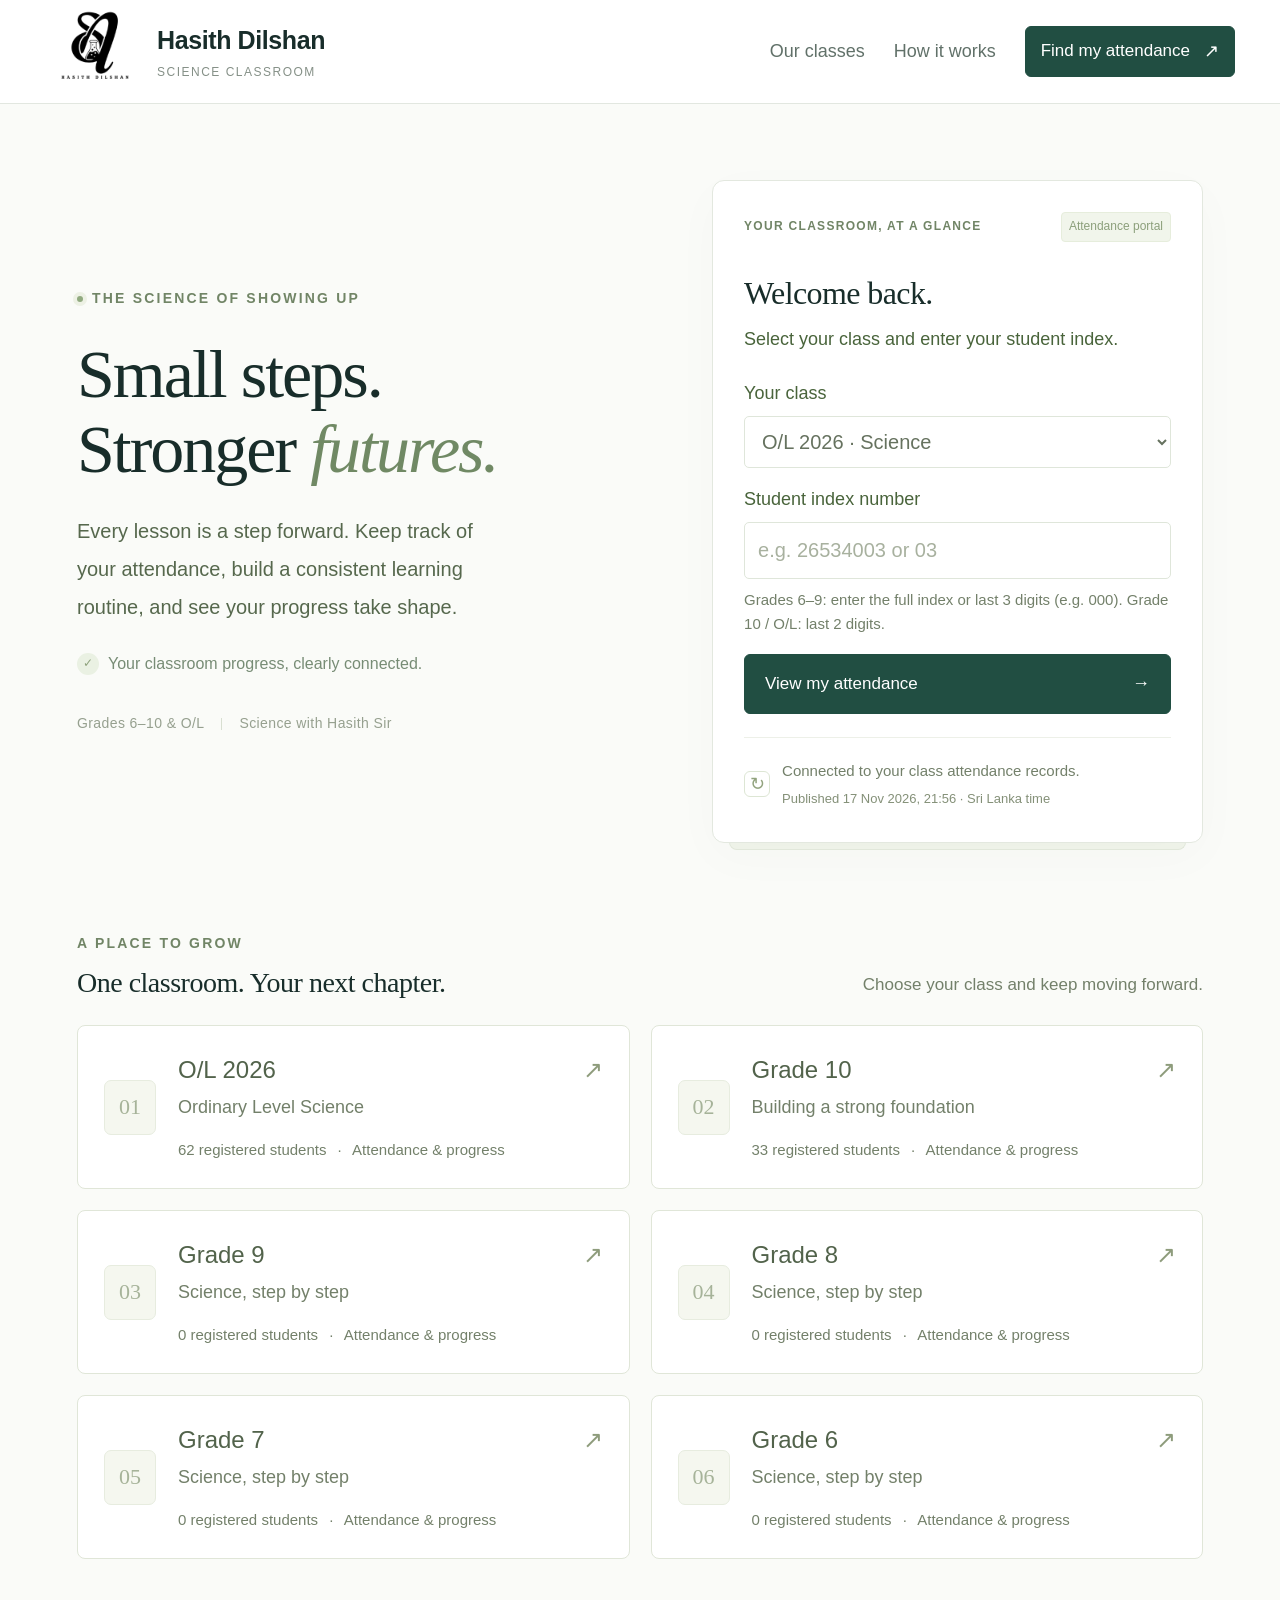
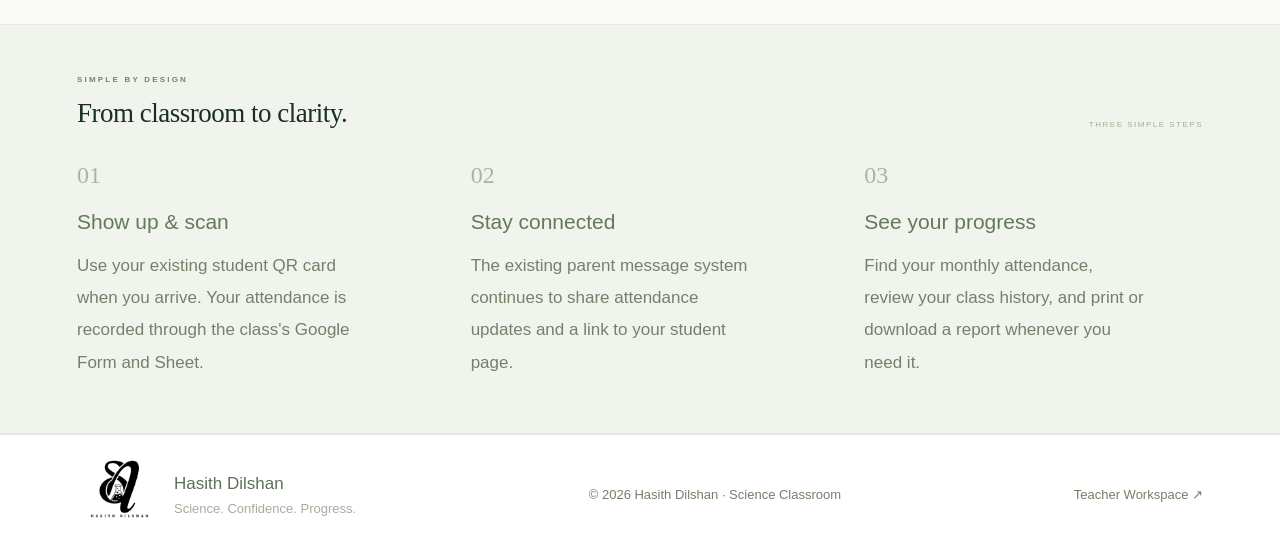
<file: index.html>
<!doctype html>
<html lang="en">
<head>
<meta charset="utf-8"><meta name="viewport" content="width=device-width,initial-scale=1">
<meta name="description" content="Hasith Dilshan Science Classroom. Check your class attendance, explore your monthly progress and download your attendance report.">
<meta name="theme-color" content="#173f39"><meta name="robots" content="noindex,nofollow">
<title>Hasith Dilshan | Science Classroom</title>
<link rel="icon" type="image/png" href="[data-uri]"><link rel="shortcut icon" href="favicon.png?v=3.2"><link rel="stylesheet" href="styles.css?v=3.2">
<script defer src="connection.js"></script><script defer src="config.js"></script><script defer src="data.js"></script><script defer src="grade10.js"></script><link rel="stylesheet" href="fees.css?v=3.6"><script defer src="fees.js?v=3.6"></script><script defer src="app.js?v=3.6"></script>
<style id="large-print-v32">/* v3.2 classroom large-text mode */
body{font-size:18px}.header-inner .brand img{width:130px;height:100px;object-fit:contain;margin:-10px -15px}.brand{font-size:25px}.brand small{font-size:12px}.hero-description{font-size:20px;color:#56684d}.hero-note{font-size:16px}.hero-bottom{font-size:14px}.eyebrow{font-size:14px}.lookup-card label,.lookup-card>p{font-size:18px;color:#49643b}.lookup-card input,.lookup-card select{font-size:20px;min-height:52px}.field-hint,.lookup-foot{font-size:15px}.lookup-foot small{font-size:13px}.tiny-label,.pill{font-size:12px}.button,.button.compact{font-size:17px;min-height:45px}.header-inner nav{font-size:18px}.class-card h3{font-size:24px}.class-card p{font-size:18px}.class-card small{font-size:15px}.section-intro>p{font-size:17px}.steps h3{font-size:21px}.steps p{font-size:17px}.report-heading h1{font-size:42px}.report-subtitle{font-size:18px}.index-label{font-size:16px}.metric>div>span{font-size:18px}.metric strong{font-size:33px}.panel-head h2{font-size:24px}.panel-head p{font-size:17px}.chart-key,.chart-foot{font-size:15px}.attendance-card p{font-size:17px}.filters select,.filters .button{font-size:16px}.month-summary{font-size:17px}th{font-size:17px}td{font-size:18px}.status{font-size:15px}.history-bottom,.calculation-note{font-size:15px}.help-box h3{font-size:21px}.help-box p{font-size:17px}.help-box>span{font-size:16px}.footer-brand img{width:105px;height:85px;object-fit:contain;margin:-10px}.footer p,.footer-tag,.footer-brand small{font-size:13px}
@media(max-width:1000px){.hero{gap:25px}.hero-description{font-size:18px}.hero-bottom{font-size:13px}.hero{grid-template-columns:1fr 1.1fr}}
@media(max-width:700px){.hero{grid-template-columns:1fr}.brand{font-size:19px}.brand small{font-size:9px}.header-inner .brand img{width:100px;height:90px;margin:-8px -12px}.header-inner nav .button{font-size:13px}.hero-description{font-size:18px}.hero .eyebrow{font-size:12px}.hero-note{font-size:16px}.hero-bottom{font-size:12px}.lookup-card label,.lookup-card>p{font-size:18px}.lookup-card input,.lookup-card select{font-size:20px}.field-hint,.lookup-foot{font-size:15px}.tiny-label,.pill{font-size:11px}.class-card p{font-size:17px}.class-card small{font-size:14px}.steps p{font-size:17px}.report-subtitle{font-size:17px}.metric>div>span{font-size:15px}.panel-head h2{font-size:21px}.panel-head p{font-size:16px}.history-bottom{font-size:13px}.table-scroll table{min-width:650px}.class-card small{line-height:1.8}}
</style></head>
<body>
<a href="#main" class="skip">Skip to content</a>
<header class="site-header"><div class="header-inner"><a class="brand" href="./" aria-label="Hasith Dilshan Science Classroom home"><img src="[data-uri]" width="66" height="66" alt="Hasith Dilshan logo"><span>Hasith Dilshan<small>SCIENCE CLASSROOM</small></span></a><nav aria-label="Main navigation"><a href="#classes">Our classes</a><a href="#how">How it works</a><button class="button compact" id="navLookup">Find my attendance <span aria-hidden="true">↗</span></button></nav></div></header>
<main id="main">
<section id="landing">
<div class="hero wrap"><div class="hero-copy"><p class="eyebrow"><span class="live-dot"></span> THE SCIENCE OF SHOWING UP</p><h1>Small steps.<br>Stronger <em>futures.</em></h1><p class="hero-description">Every lesson is a step forward. Keep track of your attendance, build a consistent learning routine, and see your progress take shape.</p><div class="hero-note"><span class="note-icon">✓</span><span>Your classroom progress, clearly connected.</span></div><div class="hero-bottom"><span>Grades 6–10 & O/L</span><span class="divider"></span><span>Science with Hasith Sir</span></div></div>
<div class="lookup-card" id="lookup"><div class="card-top"><span class="tiny-label">YOUR CLASSROOM, AT A GLANCE</span><span class="pill">Attendance portal</span></div><h2>Welcome back.</h2><p>Select your class and enter your student index.</p><form id="lookupForm"><label for="classInput">Your class</label><select id="classInput"></select><label for="indexInput">Student index number</label><input id="indexInput" inputmode="numeric" autocomplete="off" pattern="[0-9]+" maxlength="20" placeholder="e.g. 26534003 or 03" required><p class="field-hint">Grades 6–9: enter the full index or last 3 digits (e.g. 000). Grade 10 / O/L: last 2 digits.</p><button class="button wide" type="submit">View my attendance <span aria-hidden="true">→</span></button><div role="alert" id="lookupError" class="error" hidden></div></form><div class="lookup-foot"><span class="outline-icon">↻</span><span>Connected to your class attendance records.<br><small id="landingUpdated">Loading published records…</small></span></div></div></div>
<section id="classes" class="wrap class-section"><div class="section-intro"><div><p class="eyebrow">A PLACE TO GROW</p><h2>One classroom. Your next chapter.</h2></div><p>Choose your class and keep moving forward.</p></div><div id="classCards" class="class-cards"></div></section>
<section class="how-section" id="how"><div class="wrap"><div class="section-intro"><div><p class="eyebrow">SIMPLE BY DESIGN</p><h2>From classroom to clarity.</h2></div><span class="mini-label">THREE SIMPLE STEPS</span></div><div class="steps"><article><span>01</span><h3>Show up & scan</h3><p>Use your existing student QR card when you arrive. Your attendance is recorded through the class's Google Form and Sheet.</p></article><article><span>02</span><h3>Stay connected</h3><p>The existing parent message system continues to share attendance updates and a link to your student page.</p></article><article><span>03</span><h3>See your progress</h3><p>Find your monthly attendance, review your class history, and print or download a report whenever you need it.</p></article></div></div></section>
</section>
<section id="report" class="wrap report-view" hidden aria-live="polite">
<div class="report-nav no-print"><button class="text-button" id="backButton">← Back to classroom</button><div><button class="button secondary compact" id="refreshButton">↻ Refresh</button><button class="button secondary compact" id="copyButton">Copy report link</button><button class="button compact" id="printButton">Print / Save PDF</button></div></div>
<div class="report-heading"><div><p class="eyebrow" id="reportClass"></p><h1 id="studentName"></h1><p class="report-subtitle">Every class counts. Here is your learning journey.</p></div><span class="index-label" id="studentIndex"></span></div>
<div class="report-summary"><article class="attendance-card"><div class="summary-top"><span class="tiny-label">OVERALL ATTENDANCE</span><span id="attendanceBadge" class="pill"></span></div><div class="percentage" id="overallPct"></div><div class="progress-track"><span id="progressFill"></span></div><p id="attendanceCaption"></p></article><div class="metric-group"><article class="metric"><span class="metric-icon green">✓</span><div><span>Classes attended</span><strong id="presentTotal"></strong></div></article><article class="metric"><span class="metric-icon amber">−</span><div><span>Classes missed</span><strong id="absentTotal"></strong></div></article><article class="metric"><span class="metric-icon gray">◷</span><div><span>Not marked</span><strong id="unmarkedTotal"></strong></div></article></div></div>
<div class="report-columns"><section class="panel trend"><div class="panel-head"><div><h2>Consistency, month by month.</h2><p>Attendance across your recorded classes.</p></div><span class="chart-key"><i></i> Attendance</span></div><div id="chart" class="chart" role="img" aria-label="Monthly attendance percentages"></div><p class="chart-foot">Present and late arrivals count as attended.</p></section><section class="panel milestone"><p class="eyebrow">YOUR NEXT MILESTONE</p><div class="milestone-icon">✦</div><h2 id="milestoneTitle"></h2><div id="countdown" class="countdown"></div><p id="examDate"></p><p class="milestone-note">A little effort, every day.<br>You've got this.</p></section></div>
<section class="panel fee-panel"><div class="panel-head"><div><h2>Class fees, month by month.</h2><p>Your teacher’s published payment record.</p></div><label class="no-print">Year <select id="feeYear" aria-label="Fee chart year"></select></label></div><div id="parentFeeChart" class="fee-chart"></div></section><section class="panel history-panel"><div class="panel-head"><div><h2>Your attendance history</h2><p>Clear records. A clearer way forward.</p></div><div class="filters no-print"><label class="sr-only" for="monthFilter">Filter by month</label><select id="monthFilter"><option value="all">All months</option></select><label class="sr-only" for="statusFilter">Filter by attendance status</label><select id="statusFilter"><option value="all">All statuses</option><option value="P">Present</option><option value="L">Late</option><option value="A">Absent</option><option value="N">Not marked</option></select><button class="button secondary compact" id="csvButton">Download CSV</button></div></div><div class="month-summary" id="monthSummary"></div><div class="table-scroll"><table><thead><tr><th>Class date</th><th>Attendance</th><th>Lesson / note</th></tr></thead><tbody id="historyBody"></tbody></table></div><div id="historyEmpty" class="empty" hidden><span>◷</span><h3>No records to display</h3><p>Attendance will appear here after it is recorded and published.</p></div><div class="history-bottom"><span id="historyCount"></span><span id="reportUpdated"></span></div></section>
<section class="panel" id="publicResources" hidden><div class="panel-head"><div><h2>Class notes & resources</h2><p>Study materials shared by Hasith Sir.</p></div></div><div id="resourceList" style="padding:0 24px 24px"></div></section><p class="calculation-note" id="calculationNote"></p><div class="help-box no-print"><div><h3>Something doesn't look right?</h3><p>Contact Hasith Sir with your index number and the class date so your record can be reviewed.</p></div><span>We're here to help. ↗</span></div>
</section>
</main>
<footer class="footer"><div class="wrap"><div class="footer-brand"><img src="[data-uri]" width="60" height="60" alt=""><div>Hasith Dilshan<small>Science. Confidence. Progress.</small></div></div><p>© <span id="year"></span> Hasith Dilshan · Science Classroom</p><a class="footer-tag" href="teacher.html">Teacher Workspace ↗</a></div></footer>
<div id="toast" role="status" class="toast" hidden></div>
</body></html>
</file>
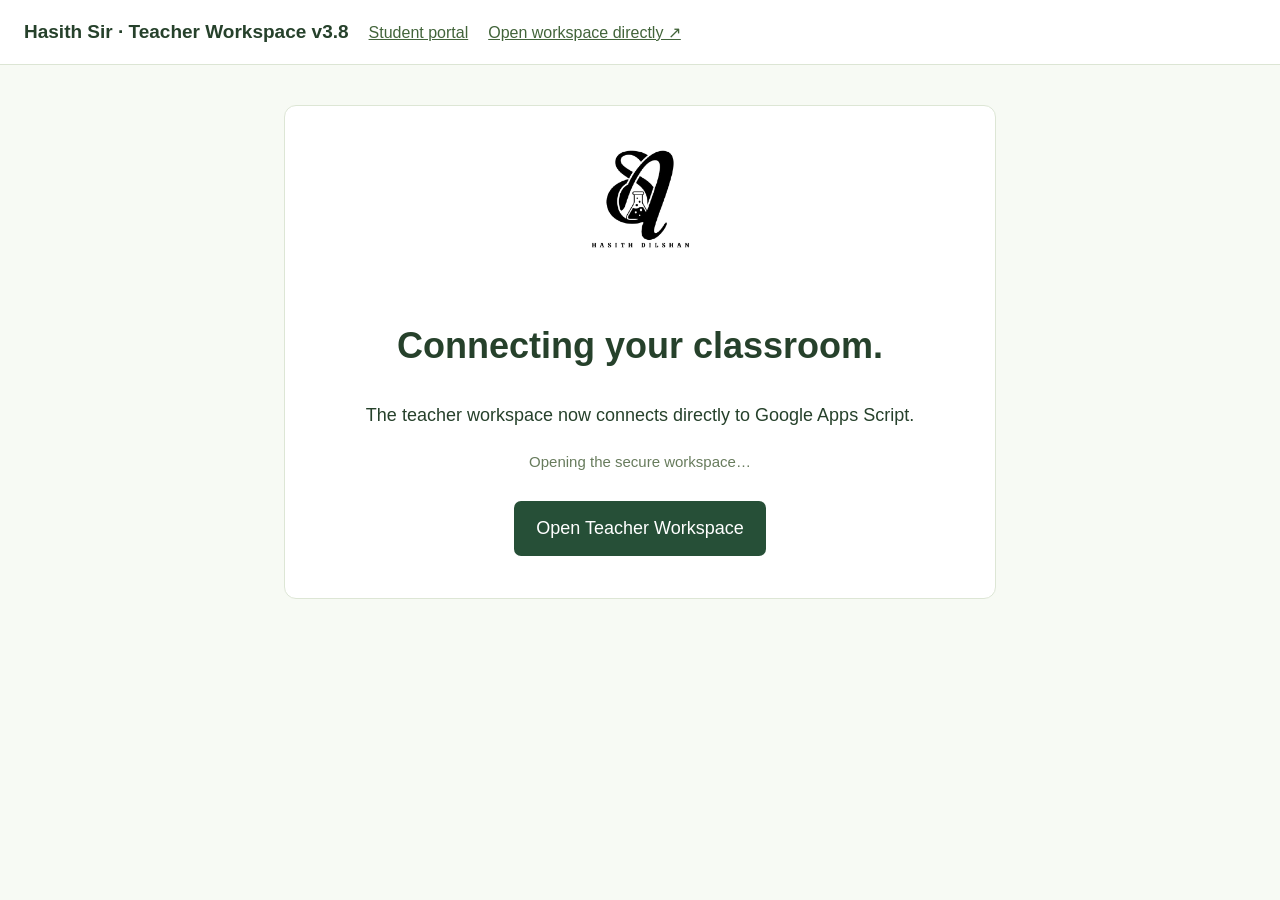
<file: teacher.html>
<!doctype html><html lang="en"><head><meta charset="utf-8"><meta name="viewport" content="width=device-width,initial-scale=1"><meta name="robots" content="noindex,nofollow"><title>Teacher Workspace | Hasith Sir</title><script src="connection.js?v=3.8"></script><style>body{margin:0;font:18px/1.7 Arial,sans-serif;background:#f7faf4;color:#26412b}.bar{padding:16px 24px;background:white;border-bottom:1px solid #dce5d4;display:flex;align-items:center;gap:20px;flex-wrap:wrap}.bar a{color:#42643a;font-size:16px}.bar strong{font-size:19px}#host{width:100%;height:calc(100dvh - 85px);border:0;background:#f7faf4}.fallback{padding:30px;text-align:center;max-width:650px;margin:40px auto;background:white;border:1px solid #dde6d5;border-radius:12px}.fallback img{width:155px;height:145px;object-fit:contain}.button{display:inline-block;background:#264f37;color:white!important;padding:12px 22px;border-radius:7px;text-decoration:none;margin:12px}.hint{font-size:15px;color:#687c5d}#help{display:none}</style></head><body><header class="bar"><strong>Hasith Sir · Teacher Workspace v3.8</strong><a href="index.html">Student portal</a><a id="openDirect" target="_blank" rel="noreferrer">Open workspace directly ↗</a></header><div class="fallback" id="launch"><img src="[data-uri]" alt="Hasith Dilshan"><h1>Connecting your classroom.</h1><p>The teacher workspace now connects directly to Google Apps Script.</p><p class="hint" id="status">Opening the secure workspace…</p><a class="button" id="directButton" target="_blank" rel="noreferrer">Open Teacher Workspace</a><p class="hint" id="help">If the workspace is blank or blocked, open it directly above. Deploy the latest Code.gs as a New version first.</p></div><iframe id="host" title="Private Teacher Workspace" hidden allow="clipboard-write"></iframe><script>(function(){var api=window.TEACHER_CONNECTION&&window.TEACHER_CONNECTION.apiUrl;if(!/^https:\/\/script.google.com\/macros\/s\/[\w-]+\/exec$/.test(api||'')){document.getElementById('status').textContent='Set the Apps Script /exec URL in connection.js.';return;}var url=api+'?view=teacher';['openDirect','directButton'].forEach(function(id){document.getElementById(id).href=url;});var host=document.getElementById('host');host.src=url;var ready=false;window.addEventListener('message',function(e){if(e.data&&e.data.type==='HASITH_WORKSPACE_READY'&&e.data.version==='3.8'&&(e.origin==='null'||/^https:\/\/(?:script\.google\.com|[a-z0-9-]+\.googleusercontent\.com)$/.test(e.origin))){ready=true;host.hidden=false;document.getElementById('launch').style.display='none';}});setTimeout(function(){if(!ready){document.getElementById('status').textContent='The v3.8 workspace has not answered yet. Deploy the updated Code.gs as a New version, or open the workspace directly.';document.getElementById('help').style.display='block';}},25000);setTimeout(function(){document.getElementById('help').style.display='block';},12000);host.onerror=function(){host.hidden=true;document.getElementById('launch').style.display='block';document.getElementById('help').style.display='block';};})();</script></body></html>
</file>
<file: styles.css>
:root{--ink:#182d2a;--muted:#72807c;--green:#214e42;--paper:#fafbf8;--line:#e2e7e0;--serif:Georgia,'Times New Roman',serif}*{box-sizing:border-box}html{scroll-behavior:smooth}body{margin:0;background:var(--paper);color:var(--ink);font:14px/1.65 Arial,sans-serif}button,input,select{font:inherit}button,a{-webkit-tap-highlight-color:transparent}button{cursor:pointer}a{color:inherit;text-decoration:none}h1,h2,h3,p{margin:0}button:focus-visible,a:focus-visible{outline:3px solid #9cbfa6;outline-offset:4px}input:focus,select:focus{outline:2px solid #b3ccb9;border-color:#718f78}button{color:inherit}button:disabled{opacity:.5}img{max-width:100%;object-fit:contain}[hidden]{display:none!important}.wrap{max-width:1190px;margin:0 auto;padding-left:32px;padding-right:32px}.site-header{height:104px;background:#fff;border-bottom:1px solid var(--line)}.header-inner{max-width:1254px;margin:auto;padding:0 32px;height:100%;display:flex;align-items:center;justify-content:space-between;gap:25px}.brand{display:flex;align-items:center;gap:12px;font-size:20px;font-weight:600;letter-spacing:-.4px}.brand img{width:70px;height:70px;background:#fff}.brand small{display:block;font-size:8px;letter-spacing:2.3px;font-weight:500;color:#859087;margin-top:2px}.header-inner nav{display:flex;align-items:center;gap:29px;font-size:12px;color:#617169}.button{display:inline-flex;align-items:center;justify-content:center;gap:14px;background:var(--green);border:1px solid var(--green);color:#fff;border-radius:6px;padding:14px 20px;font-size:12px;font-weight:500;min-height:44px;transition:background .2s}.button:hover{background:#163d31}.button span{font-size:18px}.button.compact{min-height:38px;padding:10px 15px;font-size:11px}.button.secondary{background:#fff;border-color:#d9e1d8;color:#5f7165}.button.secondary:hover{background:#f1f5ee}.button.wide{width:100%;justify-content:space-between;margin-top:12px}.hero{display:grid;grid-template-columns:1.1fr 1fr;gap:95px;padding-top:76px;padding-bottom:68px;align-items:center}.eyebrow{font-size:9px;letter-spacing:2.2px;font-weight:600;color:#758d7b;display:flex;align-items:center;gap:9px}.live-dot{width:6px;height:6px;background:#91aa80;border-radius:50%;box-shadow:0 0 0 4px #edf1e5}h1{font-family:var(--serif);font-size:68px;line-height:1.1;font-weight:400;letter-spacing:-2px}.hero h1{margin-top:27px}.hero h1 em{font-weight:400;color:#708964}.hero-description{color:#7a867e;font-size:13px;line-height:1.95;max-width:400px;margin-top:25px}.hero-note{display:flex;align-items:center;gap:9px;font-size:10px;color:#778c75;margin-top:25px}.note-icon{display:flex;align-items:center;justify-content:center;width:22px;height:22px;border-radius:50%;background:#eaf1e3;color:#8da17b;font-size:12px}.hero-bottom{display:flex;align-items:center;gap:17px;margin-top:35px;font-size:9px;color:#96a08f;letter-spacing:.4px}.divider{height:12px;border-left:1px solid #d8dfd1}.lookup-card{background:white;border:1px solid #e3e8df;border-radius:12px;padding:31px;box-shadow:0 14px 50px #26492b06;position:relative}.lookup-card:before{content:'';position:absolute;left:16px;right:16px;bottom:-8px;height:7px;border:1px solid #e4e9dd;border-top:0;border-radius:0 0 8px 8px;background:#f1f4eb;z-index:-1}.card-top{display:flex;align-items:center;justify-content:space-between;gap:10px}.tiny-label{font-size:8px;letter-spacing:1.3px;color:#9ca794;font-weight:600}.pill{display:inline-flex;align-items:center;background:#f1f5eb;border:1px solid #e6eddc;color:#8c9f7b;font-size:8px;border-radius:4px;padding:4px 7px;white-space:nowrap}.lookup-card h2{font-family:var(--serif);font-size:32px;font-weight:400;letter-spacing:-.6px;margin-top:25px}.lookup-card>p{font-size:11px;color:#8c968b;margin-top:5px}.lookup-card form{margin-top:25px}.lookup-card label{display:block;font-size:10px;color:#6d7c6d;font-weight:500;margin:17px 0 7px}input,select{min-height:43px;background:#fff;border:1px solid #dfe6da;border-radius:5px;padding:11px 13px;color:#66725f;font-size:12px}input::placeholder{color:#a8b19f}.lookup-card input,.lookup-card select{width:100%}.field-hint{font-size:9px;color:#a2ac96;margin:9px 0 5px}.lookup-foot{display:flex;align-items:center;gap:12px;border-top:1px solid #edf0e8;padding-top:19px;margin-top:23px;color:#8c9a84;font-size:9px;line-height:1.8}.lookup-foot small{font-size:8px;color:#9da994}.outline-icon{border:1px solid #dde6d4;width:26px;height:26px;border-radius:6px;display:flex;align-items:center;justify-content:center;font-size:18px;color:#92a37e}.error{padding:11px;background:#fff2ed;color:#ad6650;border-radius:5px;font-size:11px;margin-top:12px}.class-section{padding-top:21px;padding-bottom:65px}.section-intro{display:flex;align-items:flex-end;justify-content:space-between;gap:25px;margin-bottom:24px}.section-intro h2{font:28px/1.3 var(--serif);letter-spacing:-.5px;margin-top:10px}.section-intro>p{font-size:10px;color:#94a08c;margin-bottom:2px}.class-cards{display:grid;grid-template-columns:1fr 1fr;gap:21px}.class-card{display:flex;align-items:center;text-align:left;gap:22px;border:1px solid #e0e6d8;border-radius:8px;background:#fff;padding:24px 26px}.class-card:hover{border-color:#aab99d;background:#fcfdf9}.class-number{font:22px var(--serif);color:#a6b399;background:#f5f7ef;border:1px solid #e7ecdf;width:52px;height:55px;border-radius:7px;display:flex;align-items:center;justify-content:center}.class-card>div{flex:1}.class-card h3{font-size:15px;font-weight:500;color:#52634b;display:flex;justify-content:space-between}.class-card h3 span{color:#8e9c7c}.class-card p{font-size:10px;color:#929e86;margin:3px 0 12px}.class-card small{font-size:9px;color:#a1ad95}.class-card small span{padding:0 7px}.how-section{padding:48px 0 54px;background:#f1f4ed;border-top:1px solid #e6ebdf;border-bottom:1px solid #e3e8db}.how-section .eyebrow{font-size:8px}.how-section .section-intro h2{font-size:27px}.mini-label{font-size:8px;letter-spacing:1.5px;color:#a2af96}.steps{display:grid;grid-template-columns:repeat(3,1fr);gap:55px;margin-top:30px}.steps article>span{font:24px var(--serif);color:#a8b69b}.steps h3{font-size:12px;font-weight:500;color:#64785b;margin-top:13px}.steps p{font-size:11px;color:#8c9b82;line-height:1.9;margin-top:10px;max-width:280px}.footer{background:#fff;border-top:1px solid var(--line)}.footer>.wrap{display:flex;align-items:center;justify-content:space-between;gap:20px;padding-top:27px;padding-bottom:27px}.footer-brand{display:flex;align-items:center;gap:12px;font-size:13px;font-weight:500;color:#5e705b}.footer-brand small{display:block;font-size:8px;font-weight:400;color:#a4ae9b}.footer p,.footer-tag{font-size:8px;color:#a7b19d}.report-view{padding-top:30px;padding-bottom:40px}.report-nav{display:flex;align-items:center;justify-content:space-between;gap:15px;padding-bottom:30px}.report-nav>div{display:flex;gap:9px}.text-button{background:none;border:0;font-size:11px;color:#6e8864;padding:0}.report-heading{display:flex;align-items:center;justify-content:space-between;gap:25px;margin:10px 0 28px}.report-heading h1{font-size:36px;letter-spacing:-.8px;margin-top:12px}.report-subtitle{font-size:11px;color:#92a088;margin-top:9px}.index-label{font-size:9px;letter-spacing:1.2px;color:#829676;background:#f0f4e9;padding:8px 11px;border:1px solid #e1e9d6;border-radius:4px;white-space:nowrap}.report-summary{display:grid;grid-template-columns:1.1fr 1fr;gap:24px;margin-bottom:23px}.attendance-card{border:1px solid #dce6d3;background:#eef4e8;border-radius:9px;padding:24px 29px}.summary-top{display:flex;align-items:center;justify-content:space-between;gap:15px}.summary-top .tiny-label{color:#859c75}.percentage{font-family:var(--serif);font-size:65px;line-height:1.3;color:#527a46;margin-top:15px}.progress-track{height:5px;background:#e0ead6;border-radius:5px;margin-top:9px;overflow:hidden}.progress-track span{display:block;height:100%;background:#8ba67b;border-radius:5px}.attendance-card p{font-size:10px;color:#899d7c;margin-top:12px}.metric-group{display:grid;grid-template-rows:repeat(3,1fr);gap:12px}.metric{display:flex;align-items:center;gap:17px;background:white;border:1px solid var(--line);border-radius:8px;padding:17px 24px}.metric-icon{width:35px;height:35px;border-radius:9px;display:flex;align-items:center;justify-content:center;font-size:18px}.metric-icon.green{background:#edf6e9;color:#89a47a}.metric-icon.amber{background:#fcf1e3;color:#c3a47a}.metric-icon.gray{background:#f2f4f0;color:#a3ac9e}.metric>div{display:flex;align-items:center;justify-content:space-between;flex:1;gap:15px}.metric>div>span{font-size:11px;color:#92a08a}.metric strong{font-size:24px;font-weight:400;color:#7e9174}.report-columns{display:grid;grid-template-columns:1.7fr 1fr;gap:23px;margin-bottom:24px}.panel{background:white;border:1px solid var(--line);border-radius:9px;overflow:hidden}.panel-head{display:flex;justify-content:space-between;align-items:center;gap:20px;padding:24px}.panel-head h2{font-size:14px;font-weight:500;color:#61765a;letter-spacing:-.2px}.panel-head p{font-size:10px;color:#9aa78f;margin-top:5px}.chart-key{font-size:9px;color:#a1ad96;display:flex;align-items:center;gap:6px}.chart-key i{width:5px;height:5px;background:#9aae86;border-radius:2px}.chart{height:176px;display:flex;gap:17px;padding:0 28px 23px 24px;position:relative}.axis{display:flex;flex-direction:column;justify-content:space-between;width:27px;font-size:8px;color:#aab59f}.bars{display:flex;justify-content:space-around;gap:22px;flex:1;border-bottom:1px solid #eaf0e3;background:repeating-linear-gradient(to top,transparent 0,transparent calc(25% - 1px),#edf1e7 calc(25% - 1px),#edf1e7 25%)}.bar-item{height:100%;display:flex;flex-direction:column;justify-content:flex-end;align-items:center;flex:1;max-width:43px;position:relative}.bar-track{width:100%;height:100%;display:flex;align-items:flex-end;justify-content:center}.bar{background:#e5eddc;width:75%;position:relative;border-radius:4px 4px 0 0;min-height:1px}.bar.latest{background:#99ad85}.bar b{position:absolute;top:-21px;left:50%;transform:translateX(-50%);font-size:8px;font-weight:400;color:#92a580}.bar-item>span{position:absolute;bottom:-23px;font-size:9px;color:#9fac93}.chart-foot{font-size:9px;text-align:center;color:#a5b297;padding:21px 10px}.chart-empty{position:absolute;inset:0;display:flex;align-items:center;justify-content:center;color:#9dab91;font-size:11px;padding:24px;text-align:center}.milestone{padding:25px;text-align:center;background:#f5f7ef;border-color:#e4e9db}.milestone .eyebrow{justify-content:center;font-size:8px}.milestone-icon{color:#9dae86;font-size:26px;margin-top:15px}.milestone h2{font:23px var(--serif);color:#738a62;margin-top:9px}.countdown{display:flex;align-items:center;justify-content:center;gap:17px;margin:18px 0 12px}.countdown>div{display:flex;flex-direction:column}.countdown strong{font:34px var(--serif);color:#7f956e}.countdown span{font-size:7px;letter-spacing:1px;color:#b0bda3;margin-top:5px}.countdown .colon{font-size:24px;margin:0 0 13px;letter-spacing:0;color:#b5c1a8}.milestone>p:not(.eyebrow){font-size:9px;color:#a7b39b;line-height:1.9}.milestone .milestone-note{border-top:1px solid #e5eadb;padding-top:14px;margin-top:17px}.countdown .journey{font:25px/1.4 var(--serif);color:#8a9d79;display:block}.filters{display:flex;gap:8px;flex-wrap:wrap;justify-content:flex-end}.filters select{font-size:10px;min-height:34px;padding:8px}.filters .button{font-size:10px;min-height:34px;padding:8px 10px}.month-summary{background:#f7f9f2;border-top:1px solid #edf1e5;border-bottom:1px solid #edf1e5;font-size:10px;color:#93a181;padding:11px 24px}.table-scroll{overflow-x:auto}table{border-collapse:collapse;width:100%;text-align:left}th{font-size:9px;color:#a1ad95;font-weight:400;padding:13px 24px;border-bottom:1px solid #edf1e6}td{font-size:11px;color:#8c9b7f;padding:16px 24px;border-bottom:1px solid #edf1e6}tr:last-child td{border-bottom:0}.date-mark{color:#7c9070}.lesson-cell{color:#a4b093}.status{font-size:9px;display:inline-flex;align-items:center;gap:5px;border-radius:4px;padding:4px 7px;background:#f3f5ef;color:#a0ac94}.status i{width:4px;height:4px;background:currentColor;border-radius:50%}.status.P{background:#eff7e9;color:#85a572}.status.L{background:#fcf5e8;color:#b79d6d}.status.A{background:#fcf0ea;color:#c49a87}.history-bottom{display:flex;justify-content:space-between;gap:15px;padding:14px 24px;border-top:1px solid #edf1e6;color:#a7b29b;font-size:9px}.calculation-note{font-size:9px;color:#9eac91;line-height:1.9;margin:17px 0}.help-box{display:flex;align-items:center;justify-content:space-between;gap:25px;background:#f1f5eb;border:1px solid #e1e9d6;border-radius:7px;padding:22px 24px;margin-top:25px}.help-box h3{font-size:12px;font-weight:500;color:#859974}.help-box p{font-size:10px;color:#9eaf8d;margin-top:5px}.help-box>span{font-size:10px;color:#99aa88;white-space:nowrap}.empty{text-align:center;padding:35px 20px;color:#a0af92}.empty>span{font-size:30px}.empty h3{font-size:14px;font-weight:400;margin-top:9px}.empty p{font-size:11px;margin-top:7px}.toast{position:fixed;bottom:25px;left:50%;transform:translateX(-50%);background:#214e42;color:white;box-shadow:0 5px 25px #17382c22;padding:13px 24px;border-radius:7px;font-size:12px;z-index:20}.sr-only,.skip{position:absolute;width:1px;height:1px;padding:0;overflow:hidden;clip:rect(0,0,0,0)}.skip:focus{clip:auto;width:auto;height:auto;padding:12px;background:white;z-index:50}
/* Readable secondary copy on light surfaces. */.hero-description,.lookup-card>p,.field-hint,.lookup-foot,.section-intro>p,.steps p,.class-card p,.class-card small,.panel-head p,.chart-foot,.report-subtitle,.calculation-note,.help-box p,.history-bottom,.footer p,.footer-tag{color:#73806a}.lookup-foot small{color:#849078}.tiny-label,.eyebrow{color:#718566}.date-mark,td,.lesson-cell{color:#738469}th{color:#7d8d71}.month-summary,.metric>div>span,.attendance-card p,.milestone>p:not(.eyebrow){color:#7b8d6c}
@media(max-width:1000px){.hero{gap:40px;padding-top:55px}h1{font-size:56px}.card-top{flex-wrap:wrap}.lookup-card{padding:26px}.brand{font-size:18px}.header-inner nav{gap:20px}.steps{gap:35px}.report-columns{grid-template-columns:1.45fr 1fr}.report-heading h1{font-size:31px}.panel-head{padding:20px}.history-panel .panel-head{flex-wrap:wrap}.hero-bottom{gap:10px;font-size:8px}}
@media(max-width:700px){.wrap,.header-inner{padding-left:22px;padding-right:22px}.site-header{height:82px}.brand{gap:7px;font-size:16px}.brand img{width:52px;height:52px}.brand small{font-size:6px;letter-spacing:1.5px}.header-inner nav>a{display:none}.header-inner nav .button{font-size:9px;padding:8px 10px;gap:8px;min-height:34px}.hero{grid-template-columns:1fr;gap:35px;padding-top:40px;padding-bottom:45px}.hero .eyebrow{font-size:8px}.hero h1{font-size:56px;margin-top:22px;line-height:1.08}.hero-description{font-size:12px;max-width:420px;margin-top:21px}.hero-note{font-size:10px;margin-top:20px}.hero-bottom{margin-top:21px;font-size:8px}.lookup-card{padding:25px}.lookup-card h2{font-size:30px;margin-top:20px}.card-top{flex-wrap:nowrap}.tiny-label{font-size:7px}.pill{font-size:7px}.lookup-card>p{font-size:11px}.lookup-card label{font-size:11px}input,select{font-size:13px;min-height:45px}.field-hint{font-size:10px;line-height:1.7}.lookup-foot{font-size:10px}.lookup-foot small{font-size:9px}.section-intro{align-items:flex-start;gap:15px;flex-direction:column}.section-intro h2{font-size:26px;max-width:300px}.section-intro>p{font-size:11px}.class-section{padding-top:14px;padding-bottom:42px}.class-cards{grid-template-columns:1fr;gap:14px}.class-card{padding:20px;gap:17px}.class-number{width:45px;height:49px;font-size:20px}.class-card h3{font-size:15px}.class-card p{font-size:11px}.class-card small{font-size:9px}.how-section{padding:35px 0 38px}.steps{grid-template-columns:1fr;gap:27px;margin-top:25px}.steps article{position:relative;padding-left:45px}.steps article>span{position:absolute;left:0;top:0;font-size:23px}.steps h3{margin:0;font-size:13px}.steps p{max-width:100%;font-size:11px;margin-top:7px}.mini-label{display:none}.footer>.wrap{flex-wrap:wrap;gap:12px;padding-top:21px;padding-bottom:25px}.footer-brand{width:100%}.footer-brand img{width:47px;height:47px}.footer p,.footer-tag{font-size:8px}.footer-tag{display:none}.report-view{padding-top:24px}.report-nav{align-items:flex-start;gap:13px;flex-wrap:wrap;padding-bottom:15px}.report-nav>div{width:100%;gap:7px}.report-nav .button{font-size:9px;padding:9px 11px;flex:1;min-height:34px}.report-heading{margin:15px 0 22px;flex-wrap:wrap;gap:17px}.report-heading h1{font-size:29px;line-height:1.3}.report-subtitle{font-size:10px}.report-heading .eyebrow{font-size:8px}.index-label{font-size:8px;padding:6px 10px}.report-summary{grid-template-columns:1fr;gap:15px;margin-bottom:17px}.attendance-card{padding:23px}.percentage{font-size:61px;margin-top:13px}.attendance-card p{font-size:11px}.metric-group{grid-template-columns:repeat(3,1fr);grid-template-rows:auto;gap:9px}.metric{display:block;padding:15px 10px}.metric-icon{width:26px;height:26px;border-radius:6px;font-size:15px;margin-bottom:10px}.metric>div{display:block}.metric>div>span{font-size:9px;display:block}.metric strong{font-size:23px;display:block;margin-top:6px}.report-columns{grid-template-columns:1fr;gap:17px;margin-bottom:18px}.panel-head{padding:20px 17px;gap:12px}.panel-head h2{font-size:13px}.panel-head p{font-size:10px}.chart-key{font-size:8px;white-space:nowrap}.chart{height:177px;padding:0 22px 23px 18px;gap:13px}.bars{gap:15px}.chart-foot{font-size:9px}.milestone{padding:22px}.milestone-icon{display:none}.milestone h2{font-size:25px;margin-top:14px}.milestone .milestone-note{margin-top:13px;padding-top:11px}.countdown{margin-top:15px;gap:24px}.countdown strong{font-size:40px}.milestone>p:not(.eyebrow){font-size:10px}.filters{gap:6px;justify-content:flex-start;width:100%}.filters select{font-size:10px;flex:1;min-width:0}.filters .button{font-size:9px}.month-summary{padding:12px 17px;font-size:10px}.history-panel .panel-head{gap:15px}.table-scroll table{min-width:430px}th,td{padding:14px 17px}th{font-size:10px}td{font-size:11px}.status{font-size:10px}.history-bottom{padding:14px 17px;flex-wrap:wrap;gap:7px;font-size:9px}.calculation-note{font-size:9px;line-height:1.95}.help-box{padding:18px;flex-wrap:wrap;gap:10px}.help-box p{font-size:11px}.help-box>span{font-size:9px}.toast{min-width:240px;max-width:90%;font-size:11px;text-align:center}}
@media(prefers-reduced-motion:reduce){html{scroll-behavior:auto}*{transition:none!important}}
@media print{@page{size:A4;margin:15mm}.no-print,.site-header nav,.footer,#landing,.toast{display:none!important}body{background:white;color:#111;font-size:10px}.wrap{max-width:none;padding:0}.site-header{height:72px;border-bottom:1px solid #ddd}.header-inner{padding:0}.brand img{width:50px;height:50px}.brand{font-size:16px}.report-view{padding-top:15px}.report-heading{margin:0 0 18px}.report-heading h1{font-size:25px}.report-summary{gap:15px;grid-template-columns:1fr 1fr}.attendance-card{padding:15px;border-color:#ddd}.percentage{font-size:45px}.metric{padding:10px 15px}.metric strong{font-size:20px}.panel{box-shadow:none;border-color:#ddd}.report-columns{grid-template-columns:1.7fr 1fr;gap:15px}.panel-head{padding:15px}.chart{height:130px}.milestone{padding:15px}.milestone .eyebrow{font-size:7px}.milestone h2{font-size:20px}.milestone-icon,.milestone-note{display:none}.chart-foot{padding:10px}.filters{display:none}.history-panel .panel-head{padding:15px}.month-summary{padding:10px 15px}.table-scroll{overflow:visible}table{min-width:0!important}th,td{padding:9px 15px;font-size:10px}thead{display:table-header-group}tr{break-inside:avoid}.history-bottom{font-size:8px;padding:12px 15px}.attendance-card,.metric,.milestone,.bar,.status{-webkit-print-color-adjust:exact;print-color-adjust:exact}.calculation-note{font-size:8px}.status{font-size:9px}.report-subtitle{font-size:10px}}
/* v3.1 readable classroom type scale */
.header-inner .brand img{width:92px;height:84px}.brand{font-size:23px}.brand small{font-size:10px;letter-spacing:1.5px}.header-inner nav{font-size:15px}.hero-description{font-size:16px;line-height:1.9}.hero-note{font-size:13px}.hero-bottom{font-size:12px}.eyebrow{font-size:11px}.lookup-card>p{font-size:15px;color:#617158}.lookup-card label{font-size:15px}.lookup-card input,.lookup-card select{font-size:17px;min-height:49px}.field-hint{font-size:12px}.lookup-foot{font-size:12px}.lookup-foot small{font-size:11px}.tiny-label{font-size:10px}.pill{font-size:11px}.button{font-size:15px}.button.compact{font-size:14px}.section-intro>p{font-size:14px}.class-card h3{font-size:20px}.class-card p{font-size:14px}.class-card small{font-size:12px}.steps h3{font-size:17px}.steps p{font-size:14px}.footer-brand{font-size:17px}.footer-brand small{font-size:11px}.footer p,.footer-tag{font-size:11px}.footer-brand img{width:80px;height:70px}.report-subtitle{font-size:15px}.index-label{font-size:13px}.metric>div>span{font-size:14px}.metric strong{font-size:28px}.panel-head h2{font-size:19px}.panel-head p{font-size:13px}.chart-key,.chart-foot{font-size:12px}.axis,.bar-item>span,.bar b{font-size:11px}.attendance-card p{font-size:14px}.filters select,.filters .button{font-size:13px}.month-summary{font-size:14px}th{font-size:13px}td{font-size:15px}.status{font-size:12px}.history-bottom{font-size:12px}.calculation-note{font-size:12px}.help-box h3{font-size:17px}.help-box p{font-size:14px}.help-box>span{font-size:13px}.milestone>p:not(.eyebrow){font-size:12px}.report-nav .text-button{font-size:15px}
@media(max-width:1000px){.hero{gap:35px}.hero-description{font-size:15px}.hero-bottom{font-size:11px}}
@media(max-width:700px){.site-header{height:100px}.brand{font-size:18px}.header-inner .brand img{width:70px;height:75px}.brand small{font-size:8px}.header-inner nav .button{font-size:11px;padding:9px}.hero-description{font-size:16px}.hero-note{font-size:13px}.hero-bottom{font-size:10px}.lookup-card label,.lookup-card>p{font-size:15px}.lookup-foot{font-size:12px}.field-hint{font-size:12px}.tiny-label{font-size:9px}.pill{font-size:10px}.class-card small{font-size:12px}.class-card p{font-size:14px}.steps h3{font-size:17px}.steps p{font-size:14px}.report-nav .button{font-size:12px}.report-heading h1{font-size:30px}.metric>div>span{font-size:12px}.table-scroll table{min-width:550px}.report-heading .eyebrow{font-size:11px}.footer p,.footer-tag{font-size:10px}.report-subtitle{font-size:14px}}
/* v3.2 classroom large-text mode */
body{font-size:18px}.header-inner .brand img{width:130px;height:100px;object-fit:contain;margin:-10px -15px}.brand{font-size:25px}.brand small{font-size:12px}.hero-description{font-size:20px;color:#56684d}.hero-note{font-size:16px}.hero-bottom{font-size:14px}.eyebrow{font-size:14px}.lookup-card label,.lookup-card>p{font-size:18px;color:#49643b}.lookup-card input,.lookup-card select{font-size:20px;min-height:52px}.field-hint,.lookup-foot{font-size:15px}.lookup-foot small{font-size:13px}.tiny-label,.pill{font-size:12px}.button,.button.compact{font-size:17px;min-height:45px}.header-inner nav{font-size:18px}.class-card h3{font-size:24px}.class-card p{font-size:18px}.class-card small{font-size:15px}.section-intro>p{font-size:17px}.steps h3{font-size:21px}.steps p{font-size:17px}.report-heading h1{font-size:42px}.report-subtitle{font-size:18px}.index-label{font-size:16px}.metric>div>span{font-size:18px}.metric strong{font-size:33px}.panel-head h2{font-size:24px}.panel-head p{font-size:17px}.chart-key,.chart-foot{font-size:15px}.attendance-card p{font-size:17px}.filters select,.filters .button{font-size:16px}.month-summary{font-size:17px}th{font-size:17px}td{font-size:18px}.status{font-size:15px}.history-bottom,.calculation-note{font-size:15px}.help-box h3{font-size:21px}.help-box p{font-size:17px}.help-box>span{font-size:16px}.footer-brand img{width:105px;height:85px;object-fit:contain;margin:-10px}.footer p,.footer-tag,.footer-brand small{font-size:13px}
@media(max-width:1000px){.hero{gap:25px}.hero-description{font-size:18px}.hero-bottom{font-size:13px}.hero{grid-template-columns:1fr 1.1fr}}
@media(max-width:700px){.hero{grid-template-columns:1fr}.brand{font-size:19px}.brand small{font-size:9px}.header-inner .brand img{width:100px;height:90px;margin:-8px -12px}.header-inner nav .button{font-size:13px}.hero-description{font-size:18px}.hero .eyebrow{font-size:12px}.hero-note{font-size:16px}.hero-bottom{font-size:12px}.lookup-card label,.lookup-card>p{font-size:18px}.lookup-card input,.lookup-card select{font-size:20px}.field-hint,.lookup-foot{font-size:15px}.tiny-label,.pill{font-size:11px}.class-card p{font-size:17px}.class-card small{font-size:14px}.steps p{font-size:17px}.report-subtitle{font-size:17px}.metric>div>span{font-size:15px}.panel-head h2{font-size:21px}.panel-head p{font-size:16px}.history-bottom{font-size:13px}.table-scroll table{min-width:650px}.class-card small{line-height:1.8}}
</file>
<file: fees.css>
.fee-panel{margin:24px 0}.fee-panel .panel-head{gap:18px;flex-wrap:wrap}.fee-panel select{font:inherit;padding:9px 14px;border:1px solid #dce5df;border-radius:10px;background:#fff;color:#193e39}.fee-chart{padding:0 26px 26px}.fees-summary{display:flex;gap:18px;align-items:center;flex-wrap:wrap;margin:8px 0 24px}.fees-summary strong{font-size:28px;color:#1d6656}.fees-summary span,.fee-caption{font-size:15px;color:#617369}.fee-months{display:grid;grid-template-columns:repeat(6,minmax(0,1fr));gap:12px}.fee-month{display:flex;flex-direction:column;align-items:center;justify-content:center;min-height:112px;border-radius:16px;background:#f1f3f2;color:#65766e;border:1px solid #e1e7e3;gap:5px;text-align:center;padding:10px 4px}.fee-month span{font-size:15px;font-weight:700}.fee-month b{font-size:25px}.fee-month small{font-size:13px}.fee-month.paid{background:#e0f2e8;color:#206a4d;border-color:#badfc9}.fee-month.unpaid{background:#ffebe6;color:#a84530;border-color:#f4c3b6}.fee-month.waived{background:#e8f0fc;color:#335d96;border-color:#c4d5ef}.fee-month.before,.fee-month.future{background:#fafbf9;color:#849087;border-style:dashed}.fee-caption{line-height:1.7;margin:18px 0 0}.fee-ring{width:150px;height:150px;flex:none;border-radius:50%;display:grid;place-items:center;background:conic-gradient(#2f8664 var(--paid),#f1d5c9 0)}.fee-ring>div{background:#fff;border-radius:50%;width:112px;height:112px;display:flex;flex-direction:column;align-items:center;justify-content:center}.fee-ring strong{font-size:29px;color:#1a5141}.fee-ring span{font-size:12px;color:#64766b}.fee-overview{display:flex;align-items:center;gap:28px;padding:24px;flex-wrap:wrap}.fee-overview h2{margin:0 0 10px}.fee-overview p{color:#64766b;line-height:1.6}.fee-select{padding:9px 12px;border:1px solid #cbd9ce;border-radius:9px;font:inherit;background:#fff;min-width:150px}.qr-grid{display:grid;grid-template-columns:repeat(auto-fit,minmax(230px,1fr));gap:18px;padding:24px}.qr-card{border:1px solid #dfe8df;border-radius:16px;padding:24px;text-align:center;background:#fff}.qr-card svg{width:180px;max-width:100%;height:auto}.qr-card h3{font-size:18px;margin:8px 0;overflow-wrap:anywhere}.qr-card p{font-size:16px;color:#62776b}.qr-card button{margin-top:10px}.qr-large{display:block;width:260px;max-width:100%;margin:0 auto 18px}.qr-hint{color:#617369;font-size:15px;line-height:1.7}.fee-save-note{padding:16px 24px;color:#617369;font-size:15px}@media(max-width:700px){.fee-months{grid-template-columns:repeat(3,minmax(0,1fr));gap:9px}.fee-chart{padding:0 17px 20px}.fees-summary{gap:8px}.fees-summary span{font-size:14px}.fee-overview{gap:18px}.qr-grid{padding:17px}.fee-month{min-height:102px}}@media print{.fee-month{-webkit-print-color-adjust:exact;print-color-adjust:exact}.fee-panel{break-inside:avoid}.fee-panel .no-print{display:none}}
</file>
